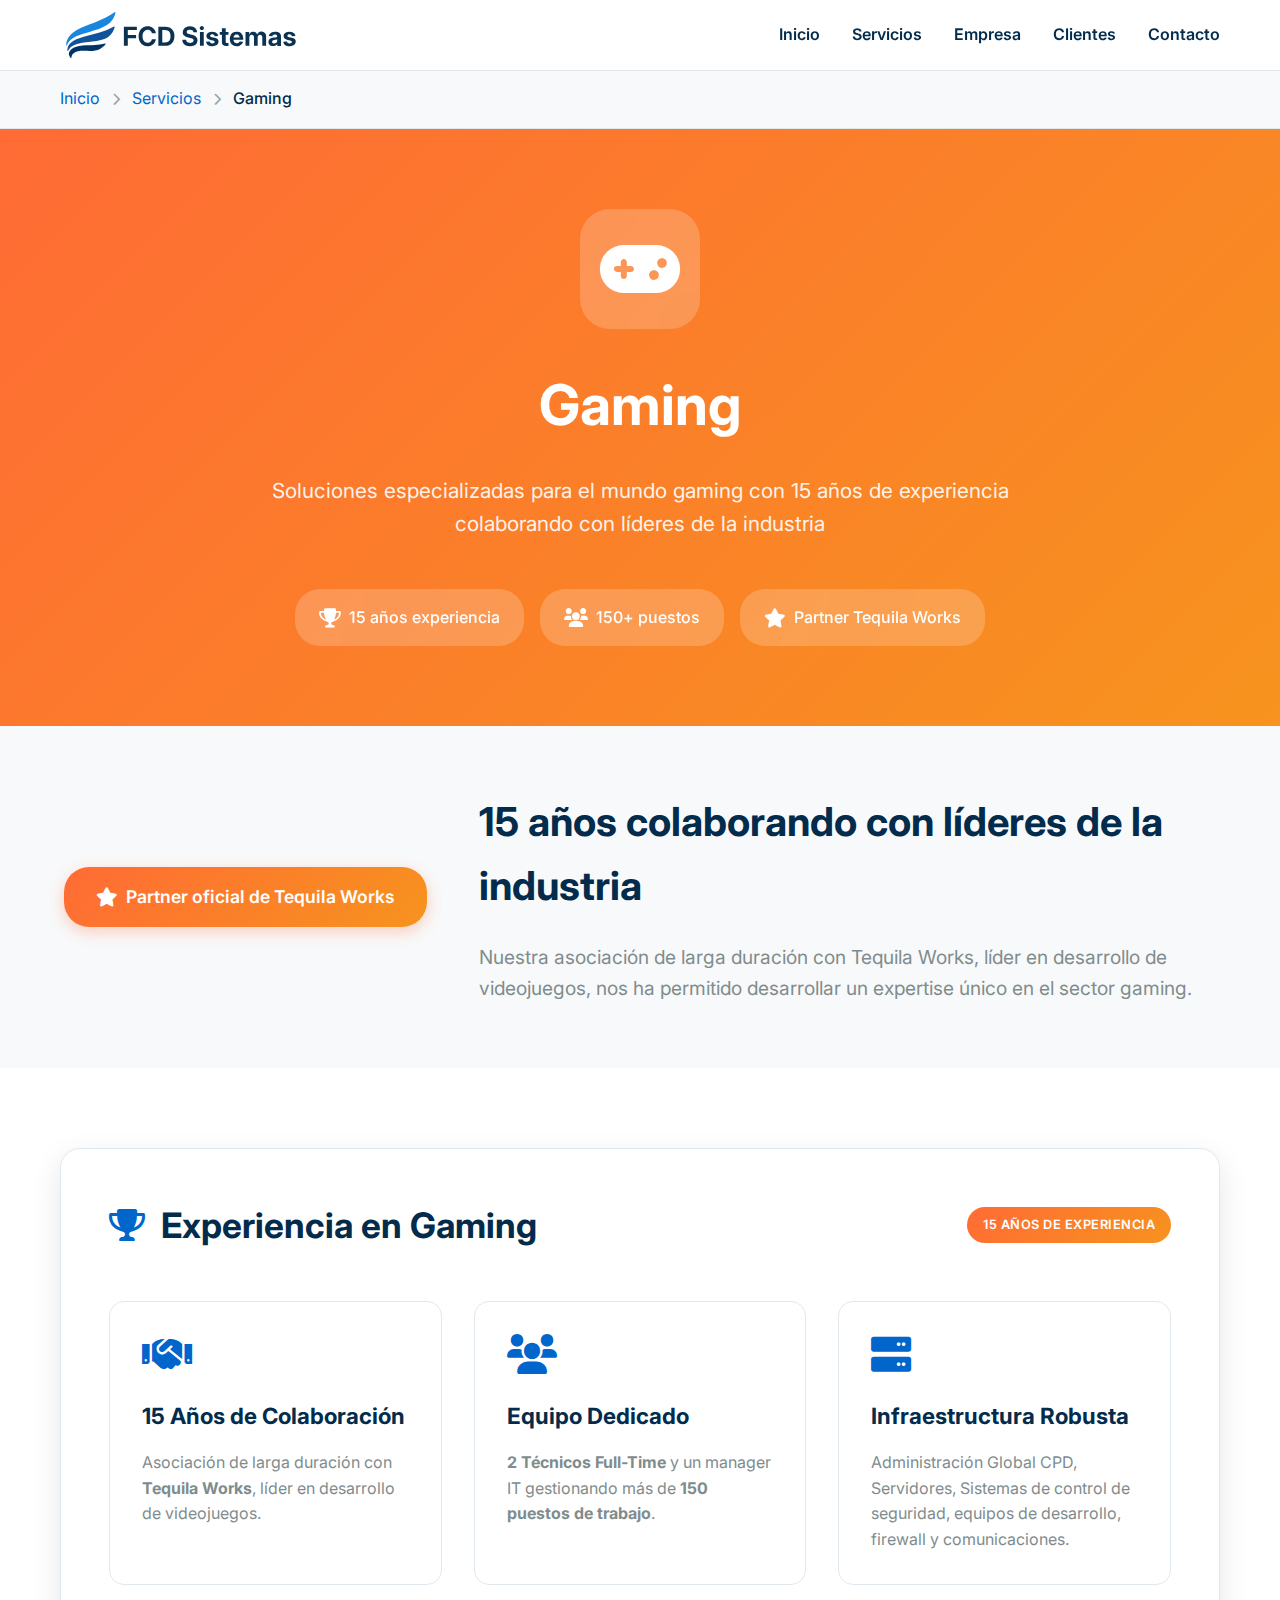
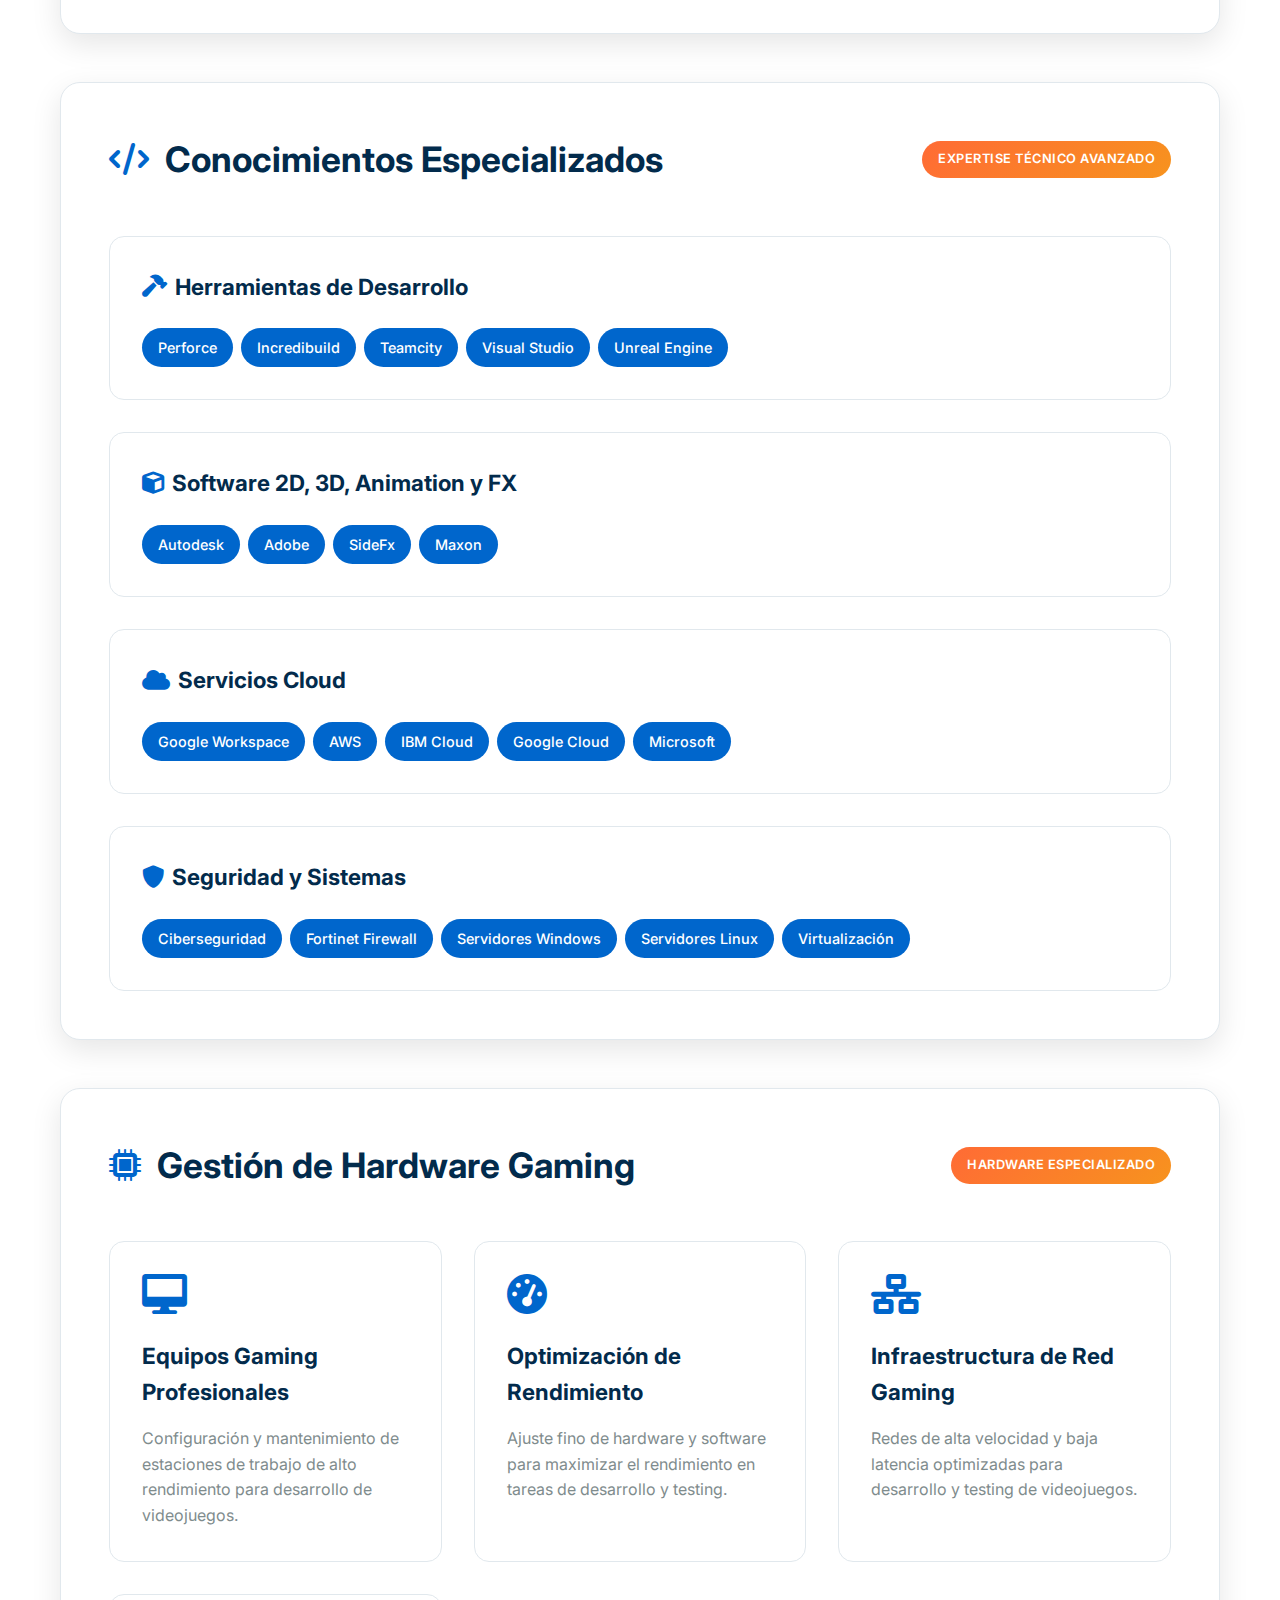
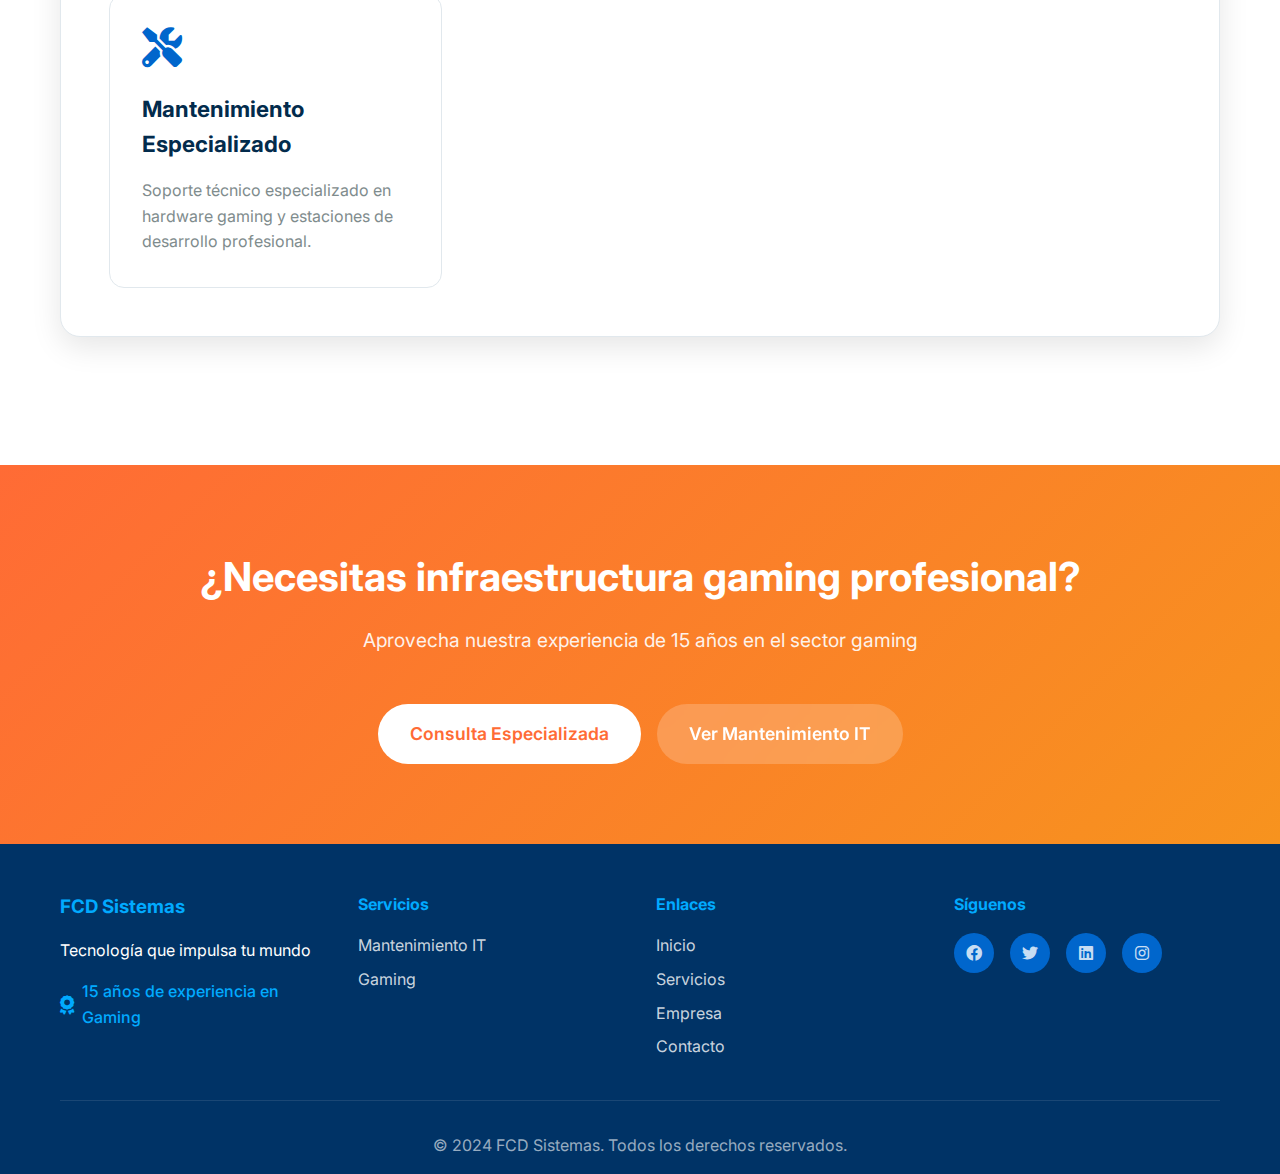
<file: html/gaming.html>
<!DOCTYPE html>
<html lang="es">
  <head>
    <meta charset="UTF-8" />
    <meta name="viewport" content="width=device-width, initial-scale=1.0" />
    <title>Gaming - FCD Sistemas</title>

    <link rel="icon" type="image/svg" href="../img/favicon.svg">

    <link rel="stylesheet" href="../styles/styles.css" />
    <link
      href="https://fonts.googleapis.com/css2?family=Inter:wght@300;400;500;600;700&display=swap"
      rel="stylesheet"
    />
    <link
      rel="stylesheet"
      href="https://cdnjs.cloudflare.com/ajax/libs/font-awesome/6.0.0/css/all.min.css"
    />

    <script defer src="../scripts/script.js"></script>
  </head>
  <body>
    <!-- Navigation -->
    <nav class="navbar" id="navbar">
      <div class="nav-container">
        <div class="nav-logo">
          <a href="../index.html"
            ><img class="logo" src="../img/logo_fcdsistemas-horizontal.svg" alt=""
          /></a>
        </div>
        <div class="nav-menu" id="nav-menu">
          <a href="../index.html" class="nav-link">Inicio</a>
          <a href="../index.html#servicios" class="nav-link">Servicios</a>
          <a href="../index.html#empresa" class="nav-link">Empresa</a>
          <a href="../index.html#clientes" class="nav-link">Clientes</a>
          <a href="../index.html#contacto" class="nav-link">Contacto</a>
        </div>

        <div class="nav-toggle" id="nav-toggle">
          <span class="bar"></span>
          <span class="bar"></span>
          <span class="bar"></span>
        </div>
      </div>
    </nav>

    <!-- Breadcrumb -->
    <div class="breadcrumb">
      <div class="container">
        <a href="../index.html">Inicio</a>
        <i class="fas fa-chevron-right"></i>
        <a href="../index.html#servicios">Servicios</a>
        <i class="fas fa-chevron-right"></i>
        <span>Gaming</span>
      </div>
    </div>

    <!-- Service Hero -->
    <section class="service-hero gaming">
      <div class="container">
        <div class="service-hero-content">
          <div class="service-hero-icon gaming">
            <i class="fas fa-gamepad"></i>
          </div>
          <h1>Gaming</h1>
          <p>
            Soluciones especializadas para el mundo gaming con 15 años de
            experiencia colaborando con líderes de la industria
          </p>
          <div class="service-hero-badges">
            <div class="hero-badge gaming">
              <i class="fas fa-trophy"></i>
              <span>15 años experiencia</span>
            </div>
            <div class="hero-badge gaming">
              <i class="fas fa-users"></i>
              <span>150+ puestos</span>
            </div>
            <div class="hero-badge gaming">
              <i class="fas fa-star"></i>
              <span>Partner Tequila Works</span>
            </div>
          </div>
        </div>
      </div>
    </section>

    <!-- Tequila Works Partnership -->
    <section class="partnership-highlight">
      <div class="container">
        <div class="partnership-content">
          <div class="partnership-logo">
            <div class="tequila-works-badge">
              <i class="fas fa-star"></i>
              <span>Partner oficial de Tequila Works</span>
            </div>
          </div>
          <div class="partnership-info">
            <h2>15 años colaborando con líderes de la industria</h2>
            <p>
              Nuestra asociación de larga duración con Tequila Works, líder en
              desarrollo de videojuegos, nos ha permitido desarrollar un
              expertise único en el sector gaming.
            </p>
          </div>
        </div>
      </div>
    </section>

    <!-- Service Details -->
    <section class="service-details">
      <div class="container">
        <!-- Experiencia en Gaming -->
        <div class="service-subsection">
          <div class="subsection-header">
            <i class="fas fa-trophy"></i>
            <h2>Experiencia en Gaming</h2>
            <span class="highlight-badge gaming">15 AÑOS DE EXPERIENCIA</span>
          </div>
          <div class="subsection-content">
            <div class="feature-grid">
              <div class="feature-item">
                <i class="fas fa-handshake"></i>
                <h3>15 Años de Colaboración</h3>
                <p>
                  Asociación de larga duración con
                  <strong>Tequila Works</strong>, líder en desarrollo de
                  videojuegos.
                </p>
              </div>
              <div class="feature-item">
                <i class="fas fa-users"></i>
                <h3>Equipo Dedicado</h3>
                <p>
                  <strong>2 Técnicos Full-Time</strong> y un manager IT
                  gestionando más de <strong>150 puestos de trabajo</strong>.
                </p>
              </div>
              <div class="feature-item">
                <i class="fas fa-server"></i>
                <h3>Infraestructura Robusta</h3>
                <p>
                  Administración Global CPD, Servidores, Sistemas de control de
                  seguridad, equipos de desarrollo, firewall y comunicaciones.
                </p>
              </div>
            </div>
          </div>
        </div>

        <!-- Conocimientos Especializados -->
        <div class="service-subsection">
          <div class="subsection-header">
            <i class="fas fa-code"></i>
            <h2>Conocimientos Especializados</h2>
            <span class="highlight-badge gaming"
              >EXPERTISE TÉCNICO AVANZADO</span
            >
          </div>
          <div class="subsection-content">
            <div class="tech-categories">
              <div class="tech-category">
                <h3>
                  <i class="fas fa-hammer"></i> Herramientas de Desarrollo
                </h3>
                <div class="tech-tags">
                  <span class="tech-tag">Perforce</span>
                  <span class="tech-tag">Incredibuild</span>
                  <span class="tech-tag">Teamcity</span>
                  <span class="tech-tag">Visual Studio</span>
                  <span class="tech-tag">Unreal Engine</span>
                </div>
              </div>
              <div class="tech-category">
                <h3>
                  <i class="fas fa-cube"></i> Software 2D, 3D, Animation y FX
                </h3>
                <div class="tech-tags">
                  <span class="tech-tag">Autodesk</span>
                  <span class="tech-tag">Adobe</span>
                  <span class="tech-tag">SideFx</span>
                  <span class="tech-tag">Maxon</span>
                </div>
              </div>
              <div class="tech-category">
                <h3><i class="fas fa-cloud"></i> Servicios Cloud</h3>
                <div class="tech-tags">
                  <span class="tech-tag">Google Workspace</span>
                  <span class="tech-tag">AWS</span>
                  <span class="tech-tag">IBM Cloud</span>
                  <span class="tech-tag">Google Cloud</span>
                  <span class="tech-tag">Microsoft</span>
                </div>
              </div>
              <div class="tech-category">
                <h3><i class="fas fa-shield-alt"></i> Seguridad y Sistemas</h3>
                <div class="tech-tags">
                  <span class="tech-tag">Ciberseguridad</span>
                  <span class="tech-tag">Fortinet Firewall</span>
                  <span class="tech-tag">Servidores Windows</span>
                  <span class="tech-tag">Servidores Linux</span>
                  <span class="tech-tag">Virtualización</span>
                </div>
              </div>
            </div>
          </div>
        </div>

        <!-- Gestión de Hardware Gaming -->
        <div class="service-subsection">
          <div class="subsection-header">
            <i class="fas fa-microchip"></i>
            <h2>Gestión de Hardware Gaming</h2>
            <span class="highlight-badge gaming">HARDWARE ESPECIALIZADO</span>
          </div>
          <div class="subsection-content">
            <div class="feature-grid">
              <div class="feature-item">
                <i class="fas fa-desktop"></i>
                <h3>Equipos Gaming Profesionales</h3>
                <p>
                  Configuración y mantenimiento de estaciones de trabajo de alto
                  rendimiento para desarrollo de videojuegos.
                </p>
              </div>
              <div class="feature-item">
                <i class="fas fa-tachometer-alt"></i>
                <h3>Optimización de Rendimiento</h3>
                <p>
                  Ajuste fino de hardware y software para maximizar el
                  rendimiento en tareas de desarrollo y testing.
                </p>
              </div>
              <div class="feature-item">
                <i class="fas fa-network-wired"></i>
                <h3>Infraestructura de Red Gaming</h3>
                <p>
                  Redes de alta velocidad y baja latencia optimizadas para
                  desarrollo y testing de videojuegos.
                </p>
              </div>
              <div class="feature-item">
                <i class="fas fa-tools"></i>
                <h3>Mantenimiento Especializado</h3>
                <p>
                  Soporte técnico especializado en hardware gaming y estaciones
                  de desarrollo profesional.
                </p>
              </div>
            </div>
          </div>
        </div>
      </div>
    </section>

    <!-- CTA Section -->
    <section class="service-cta gaming">
      <div class="container">
        <div class="cta-content">
          <h2>¿Necesitas infraestructura gaming profesional?</h2>
          <p>Aprovecha nuestra experiencia de 15 años en el sector gaming</p>
          <div class="cta-buttons">
            <a href="../index.html#contacto" class="cta-button primary gaming"
              >Consulta Especializada</a
            >
            <a href="mantenimiento.html" class="cta-button secondary"
              >Ver Mantenimiento IT</a
            >
          </div>
        </div>
      </div>
    </section>

    <!-- Footer -->
    <footer class="footer">
      <div class="container">
        <div class="footer-content">
          <div class="footer-section">
            <h3>FCD Sistemas</h3>
            <p>Tecnología que impulsa tu mundo</p>
            <div class="footer-highlight">
              <i class="fas fa-award"></i>
              <span>15 años de experiencia en Gaming</span>
            </div>
          </div>
          <div class="footer-section">
            <h4>Servicios</h4>
            <a href="mantenimiento.html">Mantenimiento IT</a>
            <a href="gaming.html">Gaming</a>
          </div>
          <div class="footer-section">
            <h4>Enlaces</h4>
            <a href="../index.html">Inicio</a>
            <a href="../index.html#servicios">Servicios</a>
            <a href="../index.html#empresa">Empresa</a>
            <a href="../index.html#contacto">Contacto</a>
          </div>
          <div class="footer-section">
            <h4>Síguenos</h4>
            <div class="social-links">
              <a href="#"><i class="fab fa-facebook"></i></a>
              <a href="#"><i class="fab fa-twitter"></i></a>
              <a href="#"><i class="fab fa-linkedin"></i></a>
              <a href="#"><i class="fab fa-instagram"></i></a>
            </div>
          </div>
        </div>
        <div class="footer-bottom">
          <p>&copy; 2024 FCD Sistemas. Todos los derechos reservados.</p>
        </div>
      </div>
    </footer>
  </body>
</html>
</file>
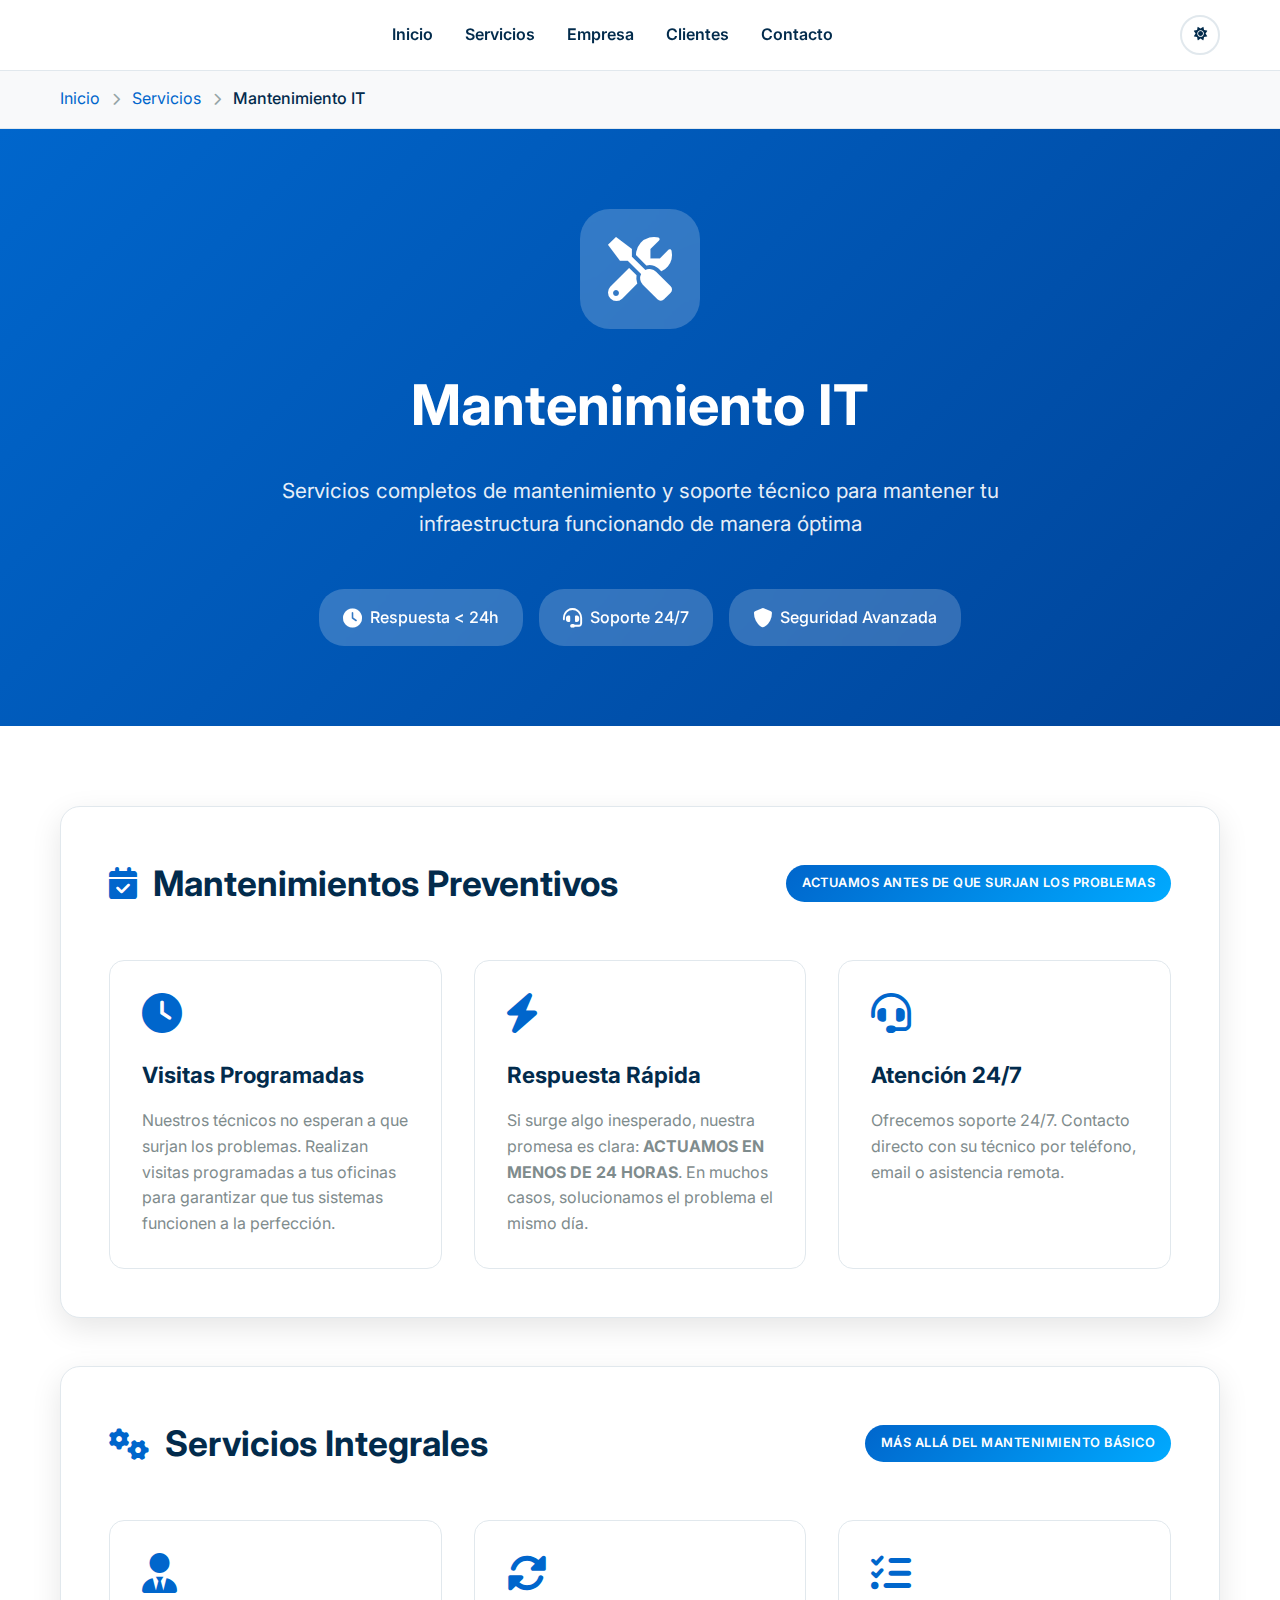
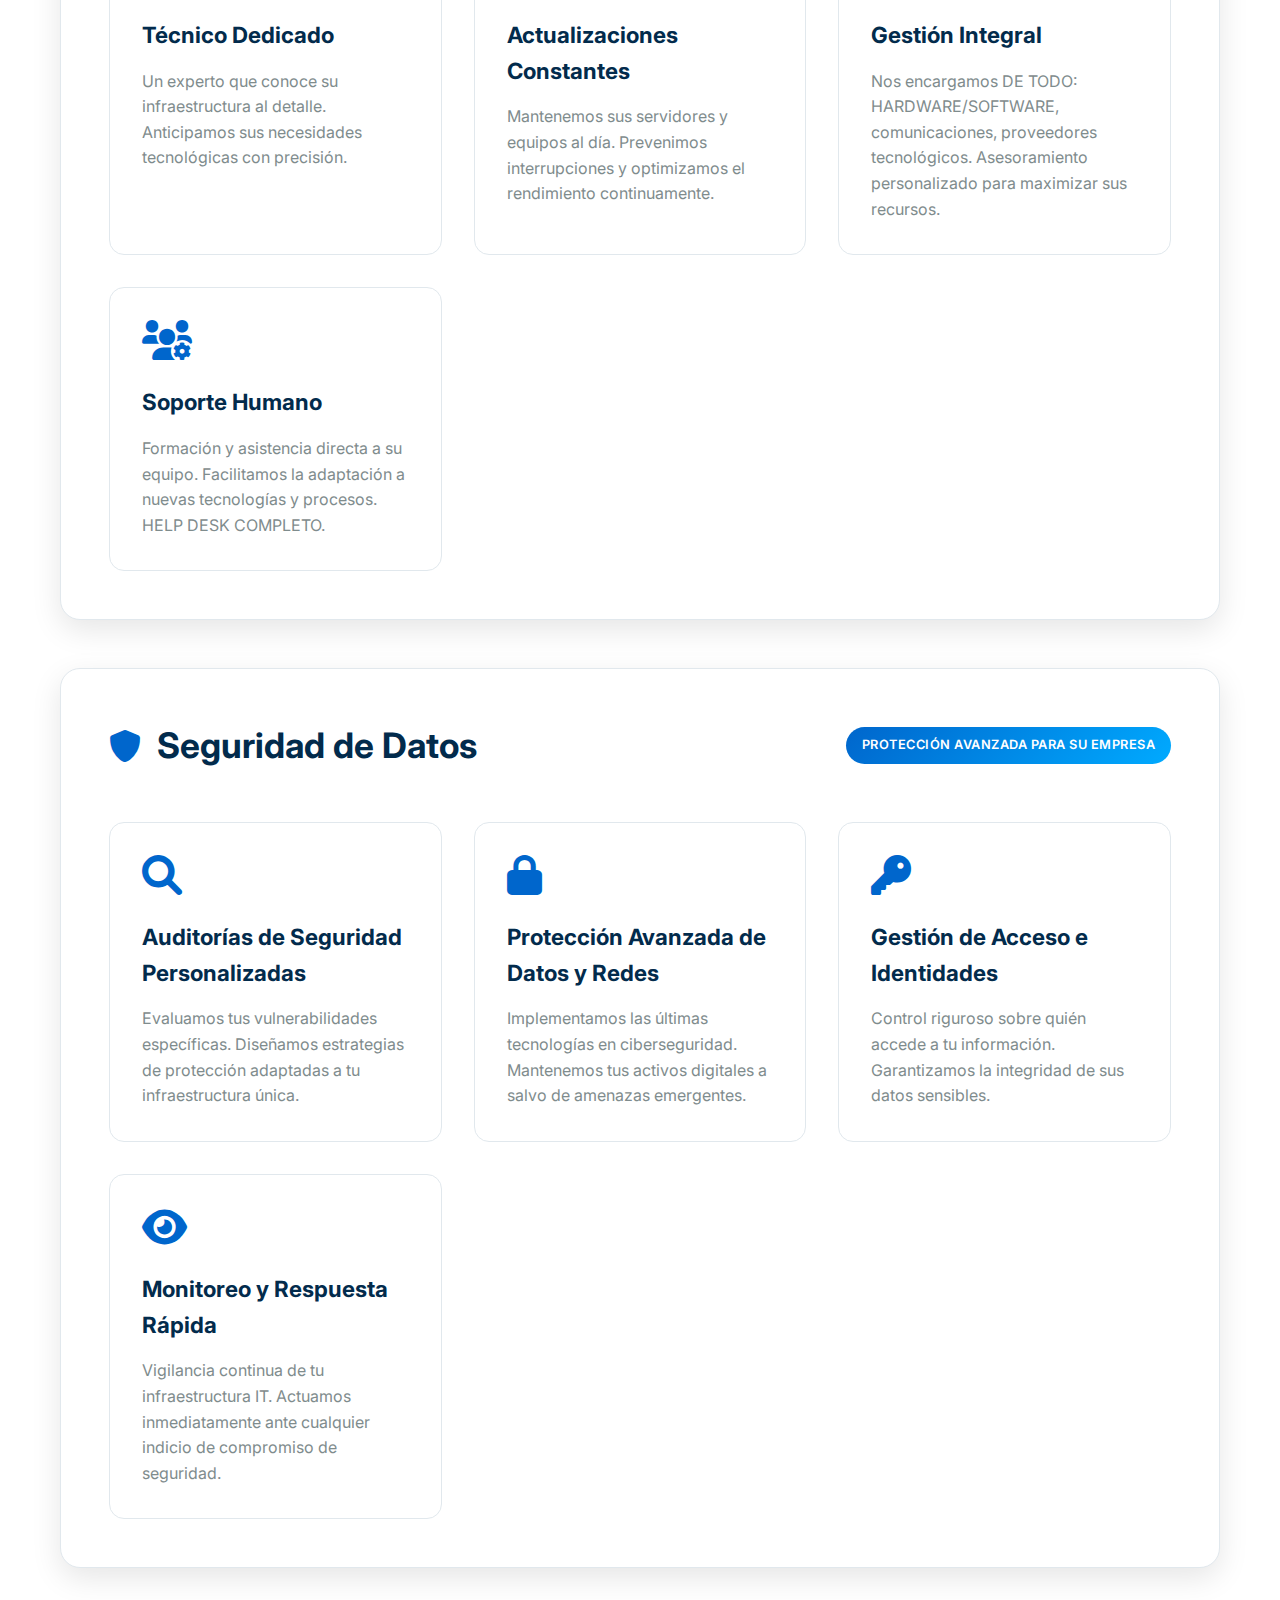
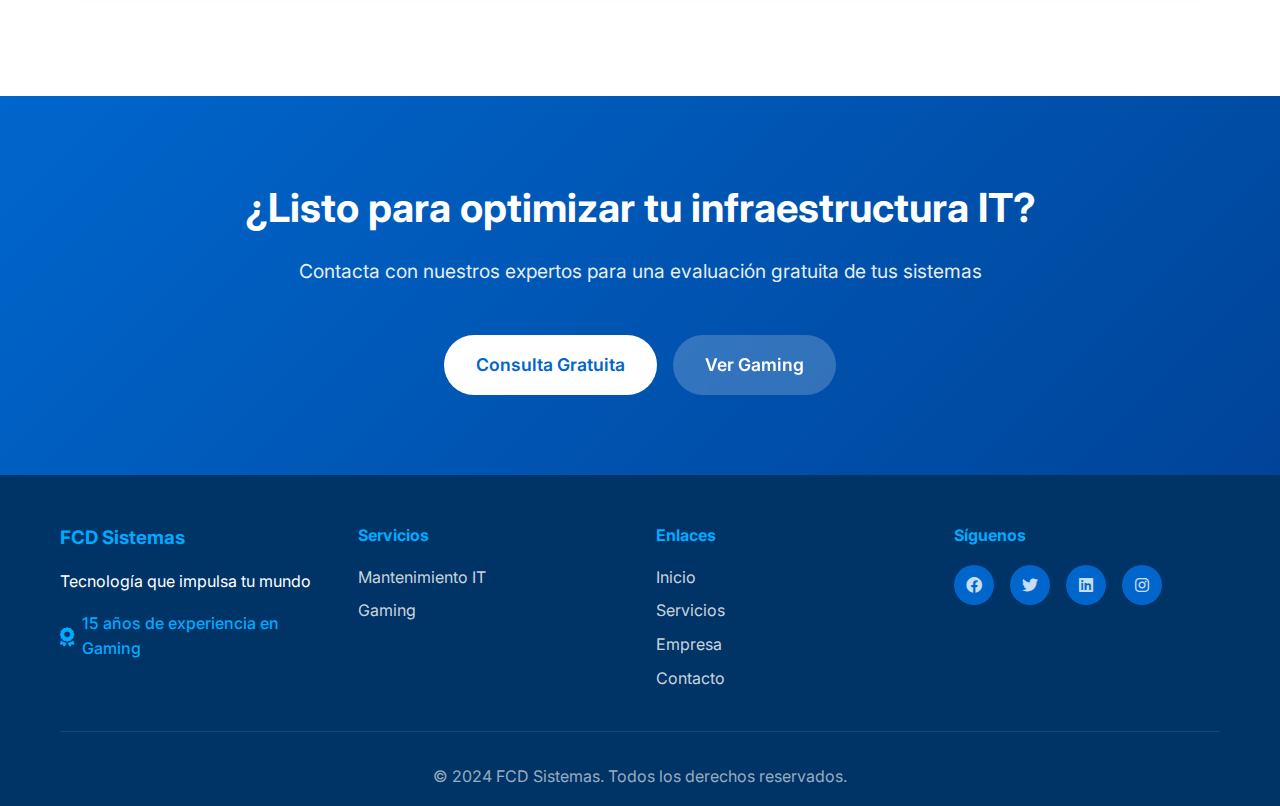
<file: html/mantenimiento.html>
<!DOCTYPE html>
<html lang="es">
  <head>
    <meta charset="UTF-8" />
    <meta name="viewport" content="width=device-width, initial-scale=1.0" />
    <title>Mantenimiento IT - FCD Sistemas</title>

    <link rel="stylesheet" href="../styles/styles.css" />
    <link
      href="https://fonts.googleapis.com/css2?family=Inter:wght@300;400;500;600;700&display=swap"
      rel="stylesheet"
    />
    <link
      rel="stylesheet"
      href="https://cdnjs.cloudflare.com/ajax/libs/font-awesome/6.0.0/css/all.min.css"
    />

    <script defer src="../scripts/script.js"></script>
  </head>
  <body>
    <!-- Navigation -->
    <nav class="navbar" id="navbar">
      <div class="nav-container">
        <div class="nav-logo">
          <a href="../index.html"><h2>FCD Sistemas</h2></a>
        </div>
        <div class="nav-menu" id="nav-menu">
          <a href="../index.html" class="nav-link">Inicio</a>
          <a href="../index.html#servicios" class="nav-link">Servicios</a>
          <a href="../index.html#empresa" class="nav-link">Empresa</a>
          <a href="../index.html#clientes" class="nav-link">Clientes</a>
          <a href="../index.html#contacto" class="nav-link">Contacto</a>
        </div>

        <!-- Theme Switcher -->
        <div class="theme-switcher">
          <button class="theme-btn" id="theme-toggle" title="Cambiar tema">
            <i class="fas fa-sun" id="theme-icon"></i>
          </button>
          <div class="theme-dropdown" id="theme-dropdown">
            <button class="theme-option" data-theme="light">
              <i class="fas fa-sun"></i>
              <span>Claro</span>
            </button>
            <button class="theme-option" data-theme="dark">
              <i class="fas fa-moon"></i>
              <span>Oscuro</span>
            </button>
            <button class="theme-option" data-theme="system">
              <i class="fas fa-desktop"></i>
              <span>Sistema</span>
            </button>
          </div>
        </div>

        <div class="nav-toggle" id="nav-toggle">
          <span class="bar"></span>
          <span class="bar"></span>
          <span class="bar"></span>
        </div>
      </div>
    </nav>

    <!-- Breadcrumb -->
    <div class="breadcrumb">
      <div class="container">
        <a href="../index.html">Inicio</a>
        <i class="fas fa-chevron-right"></i>
        <a href="../index.html#servicios">Servicios</a>
        <i class="fas fa-chevron-right"></i>
        <span>Mantenimiento IT</span>
      </div>
    </div>

    <!-- Service Hero -->
    <section class="service-hero">
      <div class="container">
        <div class="service-hero-content">
          <div class="service-hero-icon">
            <i class="fas fa-tools"></i>
          </div>
          <h1>Mantenimiento IT</h1>
          <p>
            Servicios completos de mantenimiento y soporte técnico para mantener
            tu infraestructura funcionando de manera óptima
          </p>
          <div class="service-hero-badges">
            <div class="hero-badge">
              <i class="fas fa-clock"></i>
              <span>Respuesta < 24h</span>
            </div>
            <div class="hero-badge">
              <i class="fas fa-headset"></i>
              <span>Soporte 24/7</span>
            </div>
            <div class="hero-badge">
              <i class="fas fa-shield-alt"></i>
              <span>Seguridad Avanzada</span>
            </div>
          </div>
        </div>
      </div>
    </section>

    <!-- Service Details -->
    <section class="service-details">
      <div class="container">
        <!-- Mantenimientos Preventivos -->
        <div class="service-subsection">
          <div class="subsection-header">
            <i class="fas fa-calendar-check"></i>
            <h2>Mantenimientos Preventivos</h2>
            <span class="highlight-badge"
              >ACTUAMOS ANTES DE QUE SURJAN LOS PROBLEMAS</span
            >
          </div>
          <div class="subsection-content">
            <div class="feature-grid">
              <div class="feature-item">
                <i class="fas fa-clock"></i>
                <h3>Visitas Programadas</h3>
                <p>
                  Nuestros técnicos no esperan a que surjan los problemas.
                  Realizan visitas programadas a tus oficinas para garantizar
                  que tus sistemas funcionen a la perfección.
                </p>
              </div>
              <div class="feature-item">
                <i class="fas fa-bolt"></i>
                <h3>Respuesta Rápida</h3>
                <p>
                  Si surge algo inesperado, nuestra promesa es clara:
                  <strong>ACTUAMOS EN MENOS DE 24 HORAS</strong>. En muchos
                  casos, solucionamos el problema el mismo día.
                </p>
              </div>
              <div class="feature-item">
                <i class="fas fa-headset"></i>
                <h3>Atención 24/7</h3>
                <p>
                  Ofrecemos soporte 24/7. Contacto directo con su técnico por
                  teléfono, email o asistencia remota.
                </p>
              </div>
            </div>
          </div>
        </div>

        <!-- Servicios Integrales -->
        <div class="service-subsection">
          <div class="subsection-header">
            <i class="fas fa-cogs"></i>
            <h2>Servicios Integrales</h2>
            <span class="highlight-badge"
              >MÁS ALLÁ DEL MANTENIMIENTO BÁSICO</span
            >
          </div>
          <div class="subsection-content">
            <div class="feature-grid">
              <div class="feature-item">
                <i class="fas fa-user-tie"></i>
                <h3>Técnico Dedicado</h3>
                <p>
                  Un experto que conoce su infraestructura al detalle.
                  Anticipamos sus necesidades tecnológicas con precisión.
                </p>
              </div>
              <div class="feature-item">
                <i class="fas fa-sync-alt"></i>
                <h3>Actualizaciones Constantes</h3>
                <p>
                  Mantenemos sus servidores y equipos al día. Prevenimos
                  interrupciones y optimizamos el rendimiento continuamente.
                </p>
              </div>
              <div class="feature-item">
                <i class="fas fa-tasks"></i>
                <h3>Gestión Integral</h3>
                <p>
                  Nos encargamos DE TODO: HARDWARE/SOFTWARE, comunicaciones,
                  proveedores tecnológicos. Asesoramiento personalizado para
                  maximizar sus recursos.
                </p>
              </div>
              <div class="feature-item">
                <i class="fas fa-users-cog"></i>
                <h3>Soporte Humano</h3>
                <p>
                  Formación y asistencia directa a su equipo. Facilitamos la
                  adaptación a nuevas tecnologías y procesos. HELP DESK
                  COMPLETO.
                </p>
              </div>
            </div>
          </div>
        </div>

        <!-- Seguridad de Datos -->
        <div class="service-subsection">
          <div class="subsection-header">
            <i class="fas fa-shield-alt"></i>
            <h2>Seguridad de Datos</h2>
            <span class="highlight-badge"
              >PROTECCIÓN AVANZADA PARA SU EMPRESA</span
            >
          </div>
          <div class="subsection-content">
            <div class="feature-grid">
              <div class="feature-item">
                <i class="fas fa-search"></i>
                <h3>Auditorías de Seguridad Personalizadas</h3>
                <p>
                  Evaluamos tus vulnerabilidades específicas. Diseñamos
                  estrategias de protección adaptadas a tu infraestructura
                  única.
                </p>
              </div>
              <div class="feature-item">
                <i class="fas fa-lock"></i>
                <h3>Protección Avanzada de Datos y Redes</h3>
                <p>
                  Implementamos las últimas tecnologías en ciberseguridad.
                  Mantenemos tus activos digitales a salvo de amenazas
                  emergentes.
                </p>
              </div>
              <div class="feature-item">
                <i class="fas fa-key"></i>
                <h3>Gestión de Acceso e Identidades</h3>
                <p>
                  Control riguroso sobre quién accede a tu información.
                  Garantizamos la integridad de sus datos sensibles.
                </p>
              </div>
              <div class="feature-item">
                <i class="fas fa-eye"></i>
                <h3>Monitoreo y Respuesta Rápida</h3>
                <p>
                  Vigilancia continua de tu infraestructura IT. Actuamos
                  inmediatamente ante cualquier indicio de compromiso de
                  seguridad.
                </p>
              </div>
            </div>
          </div>
        </div>
      </div>
    </section>

    <!-- CTA Section -->
    <section class="service-cta">
      <div class="container">
        <div class="cta-content">
          <h2>¿Listo para optimizar tu infraestructura IT?</h2>
          <p>
            Contacta con nuestros expertos para una evaluación gratuita de tus
            sistemas
          </p>
          <div class="cta-buttons">
            <a href="../index.html#contacto" class="cta-button primary"
              >Consulta Gratuita</a
            >
            <a href="gaming.html" class="cta-button secondary">Ver Gaming</a>
          </div>
        </div>
      </div>
    </section>

    <!-- Footer -->
    <footer class="footer">
      <div class="container">
        <div class="footer-content">
          <div class="footer-section">
            <h3>FCD Sistemas</h3>
            <p>Tecnología que impulsa tu mundo</p>
            <div class="footer-highlight">
              <i class="fas fa-award"></i>
              <span>15 años de experiencia en Gaming</span>
            </div>
          </div>
          <div class="footer-section">
            <h4>Servicios</h4>
            <a href="mantenimiento.html">Mantenimiento IT</a>
            <a href="gaming.html">Gaming</a>
          </div>
          <div class="footer-section">
            <h4>Enlaces</h4>
            <a href="../index.html">Inicio</a>
            <a href="../index.html#servicios">Servicios</a>
            <a href="../index.html#empresa">Empresa</a>
            <a href="../index.html#contacto">Contacto</a>
          </div>
          <div class="footer-section">
            <h4>Síguenos</h4>
            <div class="social-links">
              <a href="#"><i class="fab fa-facebook"></i></a>
              <a href="#"><i class="fab fa-twitter"></i></a>
              <a href="#"><i class="fab fa-linkedin"></i></a>
              <a href="#"><i class="fab fa-instagram"></i></a>
            </div>
          </div>
        </div>
        <div class="footer-bottom">
          <p>&copy; 2024 FCD Sistemas. Todos los derechos reservados.</p>
        </div>
      </div>
    </footer>
  </body>
</html>
</file>
<file: styles/styles.css>
/* Reset and Base Styles */
* {
  margin: 0;
  padding: 0;
  box-sizing: border-box;
  transition: background-color 0.3s ease, color 0.3s ease,
    border-color 0.3s ease;
  box-sizing: border-box;
}

body {
  font-family: 'Inter', sans-serif;
  line-height: 1.6;
  color: var(--text-primary);
  background-color: var(--bg-primary);
  overflow-x: hidden;
  transition: background-color 0.3s ease, color 0.3s ease;
}

html {
  scroll-behavior: smooth;
}

img {
  width: 100%;
}

/* Color Variables - Light Theme */
:root {
  --primary-blue: #0066cc;
  --secondary-blue: #004499;
  --light-blue: #e6f3ff;
  --dark-blue: #003366;
  --accent-blue: #00aaff;
  --color-white: #ffffff;

  /* Light theme colors */
  --bg-primary: #ffffff;
  --bg-secondary: #f8f9fa;
  --bg-tertiary: #ffffff;
  --text-primary: #022b4c;
  --text-secondary: #7f8c8d;
  --text-muted: #95a5a6;
  --border-color: #e1e8ed;
  --shadow-light: rgba(0, 0, 0, 0.1);
  --shadow-medium: rgba(0, 0, 0, 0.15);
  --navbar-bg: rgba(255, 255, 255, 0.95);
  --navbar-bg-scrolled: rgba(255, 255, 255, 0.98);
  --dropdown-bg: #ffffff;
}

/* Dark Theme */
[data-theme='dark'] {
  --bg-primary: #0f172a;
  --bg-secondary: #1e293b;
  --bg-tertiary: #334155;
  --text-primary: #f1f5f9;
  --text-secondary: #cbd5e1;
  --text-muted: #94a3b8;
  --border-color: #334155;
  --shadow-light: rgba(0, 0, 0, 0.3);
  --shadow-medium: rgba(0, 0, 0, 0.4);
  --navbar-bg: rgba(15, 23, 42, 0.95);
  --navbar-bg-scrolled: rgba(15, 23, 42, 0.98);
  --dropdown-bg: #1e293b;
  --light-blue: #1e3a8a;
}

/* System theme detection */
@media (prefers-color-scheme: dark) {
  :root:not([data-theme='light']) {
    --bg-primary: #0f172a;
    --bg-secondary: #1e293b;
    --bg-tertiary: #334155;
    --text-primary: #f1f5f9;
    --text-secondary: #cbd5e1;
    --text-muted: #94a3b8;
    --border-color: #334155;
    --shadow-light: rgba(0, 0, 0, 0.3);
    --shadow-medium: rgba(0, 0, 0, 0.4);
    --navbar-bg: rgba(15, 23, 42, 0.95);
    --navbar-bg-scrolled: rgba(15, 23, 42, 0.98);
    --dropdown-bg: #1e293b;
    --light-blue: #1e3a8a;
  }
}

/* Theme Switcher Styles */
.theme-switcher {
  position: relative;
  margin-left: 1rem;
}

.theme-btn {
  background: none;
  border: 2px solid var(--border-color);
  border-radius: 50%;
  width: 40px;
  height: 40px;
  display: flex;
  align-items: center;
  justify-content: center;
  cursor: pointer;
  color: var(--text-primary);
  transition: all 0.3s ease;
}

.theme-btn:hover {
  border-color: var(--primary-blue);
  color: var(--primary-blue);
  transform: scale(1.05);
}

.theme-dropdown {
  position: absolute;
  top: 100%;
  right: 0;
  background: var(--dropdown-bg);
  border: 1px solid var(--border-color);
  border-radius: 8px;
  padding: 0.5rem 0;
  min-width: 120px;
  box-shadow: 0 8px 32px var(--shadow-light);
  opacity: 0;
  visibility: hidden;
  transform: translateY(-10px);
  transition: all 0.3s ease;
  z-index: 1000;
}

@media (max-width: 768px) {
  .theme-dropdown {
    left: 0;
  }
}

.theme-dropdown.open {
  opacity: 1;
  visibility: visible;
  transform: translateY(0);
}

.theme-option {
  width: 100%;
  background: none;
  border: none;
  padding: 0.75rem 1rem;
  display: flex;
  align-items: center;
  gap: 0.5rem;
  cursor: pointer;
  transition: background-color 0.3s ease, color 0.3s ease;
  font-size: 0.9rem;
}

/* Colores específicos para cada opción de tema */
.theme-option[data-theme='light'] {
  color: #2c3e50; /* Color oscuro para la opción "Claro" */
}

.theme-option[data-theme='dark'] {
  color: #1e293b; /* Color muy oscuro para la opción "Oscuro" */
}

.theme-option[data-theme='system'] {
  color: var(--text-primary); /* Color dinámico para "Sistema" */
}

/* Estados hover para cada opción */
.theme-option[data-theme='light']:hover {
  background-color: #f8f9fa;
  color: var(--primary-blue);
}

.theme-option[data-theme='dark']:hover {
  background-color: #e2e8f0;
  color: var(--primary-blue);
}

.theme-option[data-theme='system']:hover {
  background-color: var(--bg-secondary);
  color: var(--primary-blue);
}

/* Estado activo */
.theme-option.active {
  background-color: var(--primary-blue);
  color: white !important;
}

/* En tema oscuro, ajustar los colores */
[data-theme='dark'] .theme-option[data-theme='light'] {
  color: #f1f5f9; /* Color claro para la opción "Claro" en tema oscuro */
}

[data-theme='dark'] .theme-option[data-theme='dark'] {
  color: #cbd5e1; /* Color medio para la opción "Oscuro" en tema oscuro */
}

[data-theme='dark'] .theme-option[data-theme='light']:hover {
  background-color: #334155;
  color: var(--primary-blue);
}

[data-theme='dark'] .theme-option[data-theme='dark']:hover {
  background-color: #334155;
  color: var(--primary-blue);
}

/* Navigation */
.navbar {
  position: fixed;
  top: 0;
  width: 100%;
  background: var(--navbar-bg);
  backdrop-filter: blur(10px);
  z-index: 1000;
  transition: all 0.3s ease;
  border-bottom: 1px solid var(--border-color);
}

.navbar.scrolled {
  background: var(--navbar-bg-scrolled);
  box-shadow: 0 2px 20px var(--shadow-light);
}

.nav-container {
  max-width: 1200px;
  margin: 0 auto;
  padding: 0 20px;
  display: flex;
  justify-content: space-between;
  align-items: center;
  height: 70px;
}

.logo {
  width: 80%;
}

@media (max-width: 768px) {
  .logo {
    width: 55%;
  }
}

.nav-menu {
  display: flex;
  align-items: center;
  gap: 2rem;
}

.nav-link {
  text-decoration: none;
  color: var(--text-primary);
  font-weight: 600;
  transition: color 0.3s ease;
  display: flex;
  align-items: center;
  gap: 0.5rem;
}

.nav-link:hover {
  color: var(--primary-blue);
}

.nav-dropdown {
  position: relative;
}

.dropdown-content {
  position: absolute;
  top: 100%;
  left: 0;
  background: var(--dropdown-bg);
  min-width: 200px;
  box-shadow: 0 8px 32px var(--shadow-light);
  border-radius: 8px;
  padding: 1rem 0;
  opacity: 0;
  visibility: hidden;
  transform: translateY(-10px);
  transition: all 0.3s ease;
  border: 1px solid var(--border-color);
}

.nav-dropdown:hover .dropdown-content {
  opacity: 1;
  visibility: visible;
  transform: translateY(0);
}

.dropdown-content a {
  display: block;
  padding: 0.5rem 1rem;
  color: var(--text-primary);
  text-decoration: none;
  transition: background 0.3s ease;
}

.dropdown-content a:hover {
  background: var(--bg-secondary);
  color: var(--primary-blue);
}

.nav-toggle {
  display: none;
  flex-direction: column;
  cursor: pointer;
}

.bar {
  width: 25px;
  height: 3px;
  background: var(--text-primary);
  margin: 3px 0;
  transition: 0.3s;
  border-radius: 2px;
}

.bar:nth-child(1) {
  background-color: #1986e0;
}

.bar:nth-child(2) {
  background-color: #10539b;
}

/* Hero Section */
.hero {
  height: 100dvh;
  position: relative;
  display: flex;
  align-items: center;
  justify-content: center;
  text-align: center;
  color: white;
  overflow: hidden;
}

.hero-background {
  position: absolute;
  top: 0;
  left: 0;
  width: 100%;
  height: 100%;
  background-image: linear-gradient(rgb(9 38 67 / 75%), rgb(7 64 120 / 56%)),
    url(../img/sala-de-servidores-de-renderizado-3d-o-centro-de-datos.jpg);
  background-size: cover;
  background-position: center;
  background-repeat: no-repeat;
  z-index: -2;
}

@keyframes gridMove {
  0% {
    transform: translate(0, 0);
  }
  100% {
    transform: translate(50px, 50px);
  }
}

.hero-content {
  max-width: 800px;
  padding: 0 20px;
  z-index: 1;
  display: flex;
  flex-direction: column;
  align-items: center;
}

.hero-content-img {
  width: 45%;
}

@media (max-width: 768px) {
  .hero-content-img {
    width: 80%;
  }
}

.hero-title {
  font-size: 4rem;
  font-weight: 700;
  margin-bottom: 1rem;
  animation: fadeInUp 1s ease;
}

.hero-subtitle {
  font-size: 1.2rem;
  max-width: 50ch;
  margin-bottom: 1rem;
  /* animation: fadeInUp 1s ease 0.2s both; */
  opacity: 0;
  transition: opacity 0.7s;
}

.hero-description {
  font-size: 1.1rem;
  margin-bottom: 2rem;
  opacity: 0.9;
  animation: fadeInUp 1s ease 0.4s both;
}

.cta-button {
  background: #607d8b;
  color: white;
  border: none;
  padding: 1rem 2rem;
  font-size: 1.1rem;
  font-weight: 600;
  border-radius: 50px;
  cursor: pointer;
  transition: all 0.3s ease;
  animation: fadeInUp 1s ease 0.6s both;
}

.cta-button:hover {
  background: white;
  color: var(--text-primary);
  transform: translateY(-2px);
  box-shadow: 0 10px 30px rgba(0, 0, 0, 0.2);
}

.hero-scroll {
  position: absolute;
  bottom: 2rem;
  left: 50%;
  transform: translateX(-50%);
  animation: bounce 2s infinite;
  color: white;
}

@keyframes bounce {
  0%,
  20%,
  50%,
  80%,
  100% {
    transform: translateX(-50%) translateY(0);
  }
  40% {
    transform: translateX(-50%) translateY(-10px);
  }
  60% {
    transform: translateX(-50%) translateY(-5px);
  }
}

@keyframes fadeInUp {
  from {
    opacity: 0;
    transform: translateY(30px);
  }
  to {
    opacity: 1;
    transform: translateY(0);
  }
}

/* Sections */
.section {
  padding: 5rem 0;
  background-color: var(--bg-primary);
}

.alt-bg {
  background: var(--bg-secondary);
}

.container {
  max-width: 1200px;
  margin: 0 auto;
  padding: 0 20px;
}

.section-title {
  text-align: center;
  font-size: 2.5rem;
  font-weight: 700;
  color: var(--text-primary);
  margin-bottom: 3rem;
  position: relative;
}

.section-title::after {
  content: '';
  position: absolute;
  bottom: -10px;
  left: 50%;
  transform: translateX(-50%);
  width: 60px;
  height: 4px;
  background: var(--primary-blue);
  border-radius: 2px;
}

/* Content Grid */
.content-grid {
  display: grid;
  grid-template-columns: 1fr 1fr;
  gap: 4rem;
  align-items: center;
  margin-bottom: 4rem;
  grid-template-areas: 'text image';
}

.content-grid.reverse {
  grid-template-areas: 'image text';
}

.content-text {
  grid-area: text;
}

.content-image {
  grid-area: image;
}

.content-text h3 {
  font-size: 2rem;
  color: var(--text-primary);
  margin-bottom: 1rem;
}

.content-text p {
  color: var(--text-secondary);
  margin-bottom: 1rem;
  font-size: 1.1rem;
}

.tech-card {
  background: linear-gradient(135deg, var(--primary-blue), var(--accent-blue));
  padding: 3rem;
  border-radius: 20px;
  text-align: center;
  color: white;
  box-shadow: 0 20px 40px rgba(0, 102, 204, 0.2);
  transition: transform 0.3s ease;
}

.tech-card:hover {
  transform: translateY(-10px);
}

/* Services */
.services-grid {
  display: grid;
  grid-template-columns: repeat(auto-fit, minmax(400px, 1fr));
  gap: 2rem;
}

.service-card {
  background: var(--bg-tertiary);
  padding: 2rem;
  border-radius: 15px;
  box-shadow: 0 10px 30px var(--shadow-light);
  transition: all 0.3s ease;
  border-top: 4px solid var(--primary-blue);
}

.service-card:hover {
  transform: translateY(-5px);
  box-shadow: 0 20px 40px var(--shadow-medium);
}

.service-icon {
  width: 80px;
  height: 80px;
  background: linear-gradient(135deg, var(--primary-blue), var(--accent-blue));
  border-radius: 50%;
  display: flex;
  align-items: center;
  justify-content: center;
  margin-bottom: 1.5rem;
  color: white;
  font-size: 2rem;
}

.service-card h3 {
  font-size: 1.5rem;
  color: var(--text-primary);
  margin-bottom: 1rem;
}

.service-card p {
  color: var(--text-secondary);
  margin-bottom: 1.5rem;
}

.service-card ul {
  list-style: none;
}

.service-card li {
  padding: 0.5rem 0;
  color: var(--text-secondary);
  position: relative;
  padding-left: 1.5rem;
}

.service-card li::before {
  content: '✓';
  position: absolute;
  left: 0;
  color: var(--primary-blue);
  font-weight: bold;
}

/* Clients */
.clients-grid {
  display: grid;
  grid-template-columns: repeat(auto-fit, minmax(300px, 1fr));
  gap: 2rem;
}

.client-testimonial {
  background: var(--bg-tertiary);
  padding: 2rem;
  border-radius: 15px;
  box-shadow: 0 10px 30px var(--shadow-light);
  transition: transform 0.3s ease;
  display: flex;
}

.client-testimonial:hover {
  transform: translateY(-5px);
}

.testimonial-content {
  display: flex;
  flex-direction: column;
  justify-content: space-between;
}

.testimonial-content p {
  font-style: italic;
  color: var(--text-secondary);
  margin-bottom: 1.5rem;
  font-size: 1.1rem;
}

.testimonial-author strong {
  color: var(--text-primary);
  display: block;
}

.testimonial-author span {
  color: var(--primary-blue);
  font-size: 0.9rem;
}

/* Contact */
.contact-grid {
  display: grid;
  grid-template-columns: 1fr 1fr;
  gap: 4rem;
}

.form-group {
  margin-bottom: 1.5rem;
}

.form-group label {
  display: block;
  margin-bottom: 0.5rem;
  color: var(--text-primary);
  font-weight: 500;
}

.form-group input,
.form-group textarea {
  width: 100%;
  padding: 1rem;
  border: 2px solid var(--border-color);
  border-radius: 8px;
  font-size: 1rem;
  transition: border-color 0.3s ease;
  font-family: inherit;
  background-color: var(--bg-tertiary);
  color: var(--text-primary);
}

.form-group input:focus,
.form-group textarea:focus {
  outline: none;
  border-color: var(--primary-blue);
}

.submit-button {
  background: var(--primary-blue);
  color: white;
  border: none;
  padding: 1rem 2rem;
  font-size: 1rem;
  font-weight: 600;
  border-radius: 8px;
  cursor: pointer;
  transition: all 0.3s ease;
  width: 100%;
}

.submit-button:hover {
  background: var(--secondary-blue);
  transform: translateY(-2px);
}

.contact-info {
  display: flex;
  flex-direction: column;
  gap: 2rem;
}

.info-item {
  display: flex;
  align-items: center;
  gap: 1rem;
}

.info-item i {
  color: var(--primary-blue);
  font-size: 1.5rem;
  margin-top: 0.25rem;
}

.info-item h4 {
  color: var(--text-primary);
}

.info-item p {
  color: var(--text-secondary);
}

.info-item div {
  display: flex;
  align-items: center;
  width: 100%;
  gap: 10px;
}

.map-placeholder {
  background: var(--bg-secondary);
  padding: 3rem;
  border-radius: 15px;
  text-align: center;
  color: var(--primary-blue);
  margin-top: 2rem;
  border: 1px solid var(--border-color);
}

/* Footer */
.footer {
  background: var(--dark-blue);
  color: white;
  padding: 3rem 0 1rem;
}

.footer-content {
  display: grid;
  grid-template-columns: repeat(auto-fit, minmax(250px, 1fr));
  gap: 2rem;
  margin-bottom: 2rem;
}

.footer-section h3,
.footer-section h4 {
  margin-bottom: 1rem;
  color: var(--accent-blue);
}

.footer-section a {
  color: rgba(255, 255, 255, 0.8);
  text-decoration: none;
  display: block;
  margin-bottom: 0.5rem;
  transition: color 0.3s ease;
}

.footer-section a:hover {
  transform: translateY(-2px);
  background-color: var(--accent-blue);
}

.social-links {
  display: flex;
  gap: 1rem;
}

.social-links a {
  width: 40px;
  height: 40px;
  background: var(--primary-blue);
  border-radius: 50%;
  display: flex;
  align-items: center;
  justify-content: center;
  transition: all 0.3s ease;
}

.footer-bottom {
  text-align: center;
  padding-top: 2rem;
  border-top: 1px solid rgba(255, 255, 255, 0.1);
  color: rgba(255, 255, 255, 0.6);
}

/* Responsive Design */
@media (max-width: 768px) {
  .nav-menu {
    position: fixed;
    left: -100%;
    top: 70px;
    flex-direction: column;
    background-color: var(--bg-primary);
    width: 100%;
    text-align: center;
    transition: 0.3s;
    box-shadow: 0 10px 27px var(--shadow-light);
    padding: 2rem 0;
    height: 100dvh;
  }

  .nav-menu.active {
    left: 0;
  }

  .nav-toggle {
    display: flex;
  }

  .nav-toggle.active .bar:nth-child(2) {
    opacity: 0;
  }

  .nav-toggle.active .bar:nth-child(1) {
    transform: translateY(9px) rotate(45deg);
  }

  .nav-toggle.active .bar:nth-child(3) {
    transform: translateY(-8px) rotate(-45deg);
  }

  .dropdown-content {
    position: static;
    opacity: 1;
    visibility: visible;
    transform: none;
    box-shadow: none;
    background: var(--bg-secondary);
    margin-top: 1rem;
  }

  .theme-switcher {
    order: -1;
    margin-left: 0;
    margin-right: 1rem;
  }

  .hero-title {
    font-size: 2.5rem;
  }

  .hero-subtitle {
    font-size: 1.2rem;
  }

  .content-grid {
    grid-template-columns: 1fr;
    grid-template-areas:
      'text'
      'image';
  }

  .content-grid.reverse {
    grid-template-areas:
      'text'
      'image';
  }

  .services-grid {
    grid-template-columns: 1fr;
  }

  .contact-grid {
    grid-template-columns: 1fr;
    gap: 2rem;
  }

  .section {
    padding: 3rem 0;
  }

  .section-title {
    font-size: 2rem;
  }
}

@media (max-width: 480px) {
  .hero-title {
    font-size: 2rem;
  }

  .hero-subtitle {
    font-size: 1rem;
  }

  .container {
    padding: 0 15px;
  }

  .service-card,
  .client-testimonial {
    padding: 1.5rem;
  }

  .theme-btn {
    width: 35px;
    height: 35px;
  }
}

/* Smooth animations for scroll */
.fade-in {
  opacity: 0;
  transform: translateY(30px);
  transition: all 0.6s ease;
}

.fade-in.visible {
  opacity: 1;
  transform: translateY(0);
}

/* Estilos específicos para servicios detallados */

.section-subtitle {
  text-align: center;
  font-size: 1.2rem;
  color: var(--text-secondary);
  margin-bottom: 4rem;
  max-width: 800px;
  margin-left: auto;
  margin-right: auto;
}

/* Service Section */
.service-section {
  margin-bottom: 5rem;
  background: var(--bg-tertiary);
  border-radius: 20px;
  padding: 3rem;
  box-shadow: 0 15px 35px var(--shadow-light);
  border: 1px solid var(--border-color);
}

.service-header {
  display: flex;
  align-items: center;
  gap: 2rem;
  margin-bottom: 3rem;
  padding-bottom: 2rem;
  border-bottom: 2px solid var(--border-color);
}

.service-main-icon {
  width: 100px;
  height: 100px;
  background: linear-gradient(135deg, var(--primary-blue), var(--accent-blue));
  border-radius: 20px;
  display: flex;
  align-items: center;
  justify-content: center;
  color: white;
  font-size: 3rem;
  flex-shrink: 0;
  box-shadow: 0 10px 30px rgba(0, 102, 204, 0.3);
}

.service-main-icon.gaming {
  background: linear-gradient(135deg, #ff6b35, #f7931e);
  box-shadow: 0 10px 30px rgba(255, 107, 53, 0.3);
}

.service-header-content h3 {
  font-size: 2.5rem;
  color: var(--text-primary);
  margin-bottom: 1rem;
}

.service-header-content p {
  font-size: 1.2rem;
  color: var(--text-secondary);
  line-height: 1.6;
}

/* Service Subsections */
.service-subsections {
  display: flex;
  flex-direction: column;
  gap: 3rem;
}

.service-subsection {
  background: var(--bg-primary);
  border-radius: 15px;
  padding: 2.5rem;
  border: 1px solid var(--border-color);
  transition: all 0.3s ease;
}

.service-subsection:hover {
  transform: translateY(-3px);
  box-shadow: 0 15px 35px var(--shadow-medium);
}

.subsection-header {
  display: flex;
  align-items: center;
  gap: 1rem;
  margin-bottom: 2rem;
  flex-wrap: wrap;
}

.subsection-header i {
  font-size: 1.8rem;
  color: var(--primary-blue);
}

.subsection-header h4 {
  font-size: 1.8rem;
  color: var(--text-primary);
  margin: 0;
}

.highlight-badge {
  background: linear-gradient(135deg, var(--primary-blue), var(--accent-blue));
  color: white;
  padding: 0.5rem 1rem;
  border-radius: 20px;
  font-size: 0.8rem;
  font-weight: 600;
  text-transform: uppercase;
  letter-spacing: 0.5px;
  margin-left: auto;
}

.highlight-badge.gaming {
  background: linear-gradient(135deg, #ff6b35, #f7931e);
}

/* Feature Grid */
.feature-grid {
  display: grid;
  grid-template-columns: repeat(auto-fit, minmax(300px, 1fr));
  gap: 2rem;
}

.feature-item {
  background: var(--bg-secondary);
  padding: 2rem;
  border-radius: 12px;
  border: 1px solid var(--border-color);
  transition: all 0.3s ease;
}

.feature-item:hover {
  transform: translateY(-2px);
  box-shadow: 0 10px 25px var(--shadow-light);
}

.feature-item i {
  font-size: 2rem;
  color: var(--primary-blue);
  margin-bottom: 1rem;
}

.feature-item h5 {
  font-size: 1.3rem;
  color: var(--text-primary);
  margin-bottom: 1rem;
}

.feature-item p {
  color: var(--text-secondary);
  line-height: 1.6;
}

/* Gaming Specific Styles */
.gaming-highlight {
  margin-bottom: 2rem;
}

.tequila-works-badge {
  display: inline-flex;
  align-items: center;
  gap: 0.5rem;
  background: linear-gradient(135deg, #ff6b35, #f7931e);
  color: white;
  padding: 1rem 2rem;
  border-radius: 25px;
  font-weight: 600;
  font-size: 1.1rem;
  box-shadow: 0 5px 15px rgba(255, 107, 53, 0.3);
}

.tequila-works-badge i {
  font-size: 1.2rem;
}

/* Tech Categories */
.tech-categories {
  display: flex;
  flex-direction: column;
  gap: 2rem;
}

.tech-category {
  background: var(--bg-secondary);
  padding: 2rem;
  border-radius: 12px;
  border: 1px solid var(--border-color);
}

.tech-category h5 {
  display: flex;
  align-items: center;
  gap: 0.5rem;
  font-size: 1.3rem;
  color: var(--text-primary);
  margin-bottom: 1rem;
}

.tech-category h5 i {
  color: var(--primary-blue);
}

.tech-tags {
  display: flex;
  flex-wrap: wrap;
  gap: 0.5rem;
}

.tech-tag {
  background: var(--primary-blue);
  color: white;
  padding: 0.5rem 1rem;
  border-radius: 20px;
  font-size: 0.9rem;
  font-weight: 500;
  transition: all 0.3s ease;
}

.tech-tag:hover {
  background: var(--accent-blue);
  transform: translateY(-1px);
}

/* Featured Client */
.featured-client {
  display: grid;
  grid-template-columns: 1fr 2fr;
  gap: 3rem;
  align-items: center;
  background: var(--bg-tertiary);
  padding: 3rem;
  border-radius: 20px;
  margin-bottom: 3rem;
  border: 1px solid var(--border-color);
  box-shadow: 0 15px 35px var(--shadow-light);
}

.client-logo-section {
  text-align: center;
}

.client-logo-placeholder {
  background: linear-gradient(135deg, #ff6b35, #f7931e);
  color: white;
  padding: 3rem;
  border-radius: 20px;
  box-shadow: 0 10px 30px rgba(255, 107, 53, 0.3);
}

.client-logo-placeholder h3 {
  margin-top: 1rem;
  font-size: 1.5rem;
}

.client-info h4 {
  font-size: 1.8rem;
  color: var(--text-primary);
  margin-bottom: 1rem;
}

.client-info p {
  font-size: 1.1rem;
  color: var(--text-secondary);
  line-height: 1.6;
  margin-bottom: 2rem;
}

.client-stats {
  display: flex;
  gap: 2rem;
}

.stat {
  text-align: center;
}

.stat-number {
  display: block;
  font-size: 2rem;
  font-weight: 700;
  color: var(--primary-blue);
}

.stat-label {
  font-size: 0.9rem;
  color: var(--text-secondary);
}

/* Contact Form Enhancements */
.form-group select {
  width: 100%;
  padding: 1rem;
  border: 2px solid var(--border-color);
  border-radius: 8px;
  font-size: 1rem;
  transition: border-color 0.3s ease;
  font-family: inherit;
  background-color: var(--bg-tertiary);
  color: var(--text-primary);
}

.form-group select:focus {
  outline: none;
  border-color: var(--primary-blue);
}

.response-guarantee {
  background: var(--bg-secondary);
  padding: 2rem;
  border-radius: 15px;
  text-align: center;
  border: 2px solid var(--primary-blue);
  margin-top: 2rem;
}

.response-guarantee i {
  font-size: 2rem;
  color: var(--primary-blue);
  margin-bottom: 1rem;
}

.response-guarantee h4 {
  color: var(--text-primary);
  margin-bottom: 0.5rem;
}

.response-guarantee p {
  color: var(--text-secondary);
}

.response-guarantee strong {
  color: var(--primary-blue);
  font-size: 1.2rem;
}

/* Footer Enhancements */
.footer-highlight {
  display: flex;
  align-items: center;
  gap: 0.5rem;
  margin-top: 1rem;
  color: var(--accent-blue);
  font-weight: 500;
}

.footer-highlight i {
  font-size: 1.2rem;
}

/* Responsive Design */
@media (max-width: 768px) {
  .service-header {
    flex-direction: column;
    text-align: center;
    gap: 1.5rem;
  }

  .service-main-icon {
    width: 80px;
    height: 80px;
    font-size: 2.5rem;
  }

  .service-header-content h3 {
    font-size: 2rem;
  }

  .subsection-header {
    flex-direction: column;
    align-items: flex-start;
    gap: 1rem;
  }

  .highlight-badge {
    margin-left: 0;
    align-self: flex-start;
  }

  .feature-grid {
    grid-template-columns: 1fr;
    gap: 1.5rem;
  }

  .tech-categories {
    gap: 1.5rem;
  }

  .featured-client {
    grid-template-columns: 1fr;
    gap: 2rem;
    text-align: center;
  }

  .client-stats {
    justify-content: center;
    gap: 1.5rem;
  }

  .service-section {
    padding: 2rem;
  }
}

@media (max-width: 480px) {
  .service-section {
    padding: 1.5rem;
  }

  .service-subsection {
    padding: 1.5rem;
  }

  .subsection-header h4 {
    font-size: 1.5rem;
  }

  .highlight-badge {
    font-size: 0.7rem;
    padding: 0.4rem 0.8rem;
  }

  .tech-tags {
    gap: 0.3rem;
  }

  .tech-tag {
    font-size: 0.8rem;
    padding: 0.4rem 0.8rem;
  }

  .client-stats {
    flex-direction: column;
    gap: 1rem;
  }
}

/* Animaciones adicionales */
@keyframes slideInUp {
  from {
    opacity: 0;
    transform: translateY(30px);
  }
  to {
    opacity: 1;
    transform: translateY(0);
  }
}

.service-subsection {
  animation: slideInUp 0.6s ease forwards;
}

.service-subsection:nth-child(2) {
  animation-delay: 0.2s;
}

.service-subsection:nth-child(3) {
  animation-delay: 0.4s;
}

/* Efectos hover mejorados */
.tequila-works-badge:hover {
  transform: translateY(-2px);
  box-shadow: 0 8px 25px rgba(255, 107, 53, 0.4);
}

.tech-category:hover {
  transform: translateY(-2px);
  box-shadow: 0 10px 25px var(--shadow-light);
}

/* Estilos para servicios overview en index */
.services-overview {
  display: grid;
  grid-template-columns: repeat(auto-fit, minmax(500px, 1fr));
  gap: 3rem;
  margin-bottom: 4rem;
}

.service-overview-card {
  border-radius: 20px;
  padding: 3rem;
  box-shadow: 0 15px 35px var(--shadow-light);
  border: 1px solid var(--border-color);
  transition: all 0.3s ease;
  position: relative;
  overflow: hidden;
}

.service-overview-card.maintain {
  background-color: #d4d4d4;
}

.service-overview-card.gaming {
  background-color: #003366;
}

.service-overview-card::before {
  content: '';
  position: absolute;
  top: 0;
  left: -100%;
  width: 100%;
  height: 100%;
  background: linear-gradient(
    90deg,
    transparent,
    rgba(255, 255, 255, 0.292),
    transparent
  );
  transition: left 0.5s ease;
}

.service-overview-card:hover::before {
  left: 100%;
}

.service-overview-card:hover {
  transform: translateY(-5px);
  box-shadow: 0 25px 50px var(--shadow-medium);
}

.service-overview-header {
  display: flex;
  align-items: center;
  gap: 2rem;
  margin-bottom: 2rem;
}

.service-overview-icon {
  width: 80px;
  height: 80px;

  border-radius: 20px;
  display: flex;
  align-items: center;
  justify-content: center;
  color: white;
  font-size: 2.5rem;
  flex-shrink: 0;
}

.service-overview-icon.maintain {
  background: #454545;
}

.service-overview-icon.gaming {
  background: #1986e0;
}

.service-overview-header h3 {
  font-size: 2rem;
  margin: 0;
}

.service-overview-header.maintain h3 {
  color: #454545;
}

.service-overview-header.gaming h3 {
  color: #fff;
}

.service-overview-content p {
  font-size: 1.1rem;
  line-height: 1.6;
  margin-bottom: 2rem;
}

.service-overview-content.maintain p {
  color: #454545;
}

.service-overview-content.gaming p {
  color: #fff;
}

.service-highlights {
  display: flex;
  flex-wrap: wrap;
  gap: 1rem;
  margin-bottom: 2rem;
}

.highlight-item {
  display: flex;
  align-items: center;
  gap: 0.5rem;
  background: var(--bg-secondary);
  padding: 0.75rem 1rem;
  border-radius: 25px;
  border: 1px solid var(--border-color);
  font-size: 0.9rem;
  color: var(--text-primary);
}

.highlight-item i {
  font-size: 1rem;
}

.highlight-item.maintain i {
  color: #454545;
}

.highlight-item.gaming i {
  color: #1986e0;
}

.service-detail-btn {
  display: inline-flex;
  align-items: center;
  gap: 0.5rem;
  background: var(--primary-blue);
  color: white;
  text-decoration: none;
  padding: 1rem 2rem;
  border-radius: 50px;
  font-weight: 600;
  transition: all 0.3s ease;
}

.service-detail-btn.maintain {
  background: #454545;
}

.service-detail-btn.gaming {
  background: #1986e0;
}

.service-detail-btn:hover {
  background: linear-gradient(135deg, #e55a2b, #e8841a);
  transform: translateY(-2px);
  box-shadow: 0 10px 25px rgba(255, 107, 53, 0.3);
}

.service-detail-btn i {
  transition: transform 0.3s ease;
}

.service-detail-btn:hover i {
  transform: translateX(3px);
}

/* Services CTA */
.services-cta {
  text-align: center;
  background: var(--bg-tertiary);
  padding: 3rem;
  border-radius: 20px;
  border: 1px solid #607d8b;
}

.services-cta h3 {
  font-size: 2rem;
  color: var(--text-primary);
  margin-bottom: 1rem;
}

.services-cta p {
  font-size: 1.1rem;
  color: var(--text-secondary);
  margin-bottom: 2rem;
}

/* Breadcrumb */
.breadcrumb {
  background: var(--bg-secondary);
  padding: 1rem 0;
  margin-top: 70px;
  border-bottom: 1px solid var(--border-color);
}

.breadcrumb a {
  color: var(--primary-blue);
  text-decoration: none;
  transition: color 0.3s ease;
}

.breadcrumb a:hover {
  color: var(--secondary-blue);
}

.breadcrumb i {
  color: var(--text-muted);
  margin: 0 0.5rem;
  font-size: 0.8rem;
}

.breadcrumb span {
  color: var(--text-primary);
  font-weight: 500;
}

/* Service Hero */
.service-hero {
  background: linear-gradient(
    135deg,
    var(--primary-blue),
    var(--secondary-blue)
  );
  color: white;
  padding: 5rem 0;
  text-align: center;
}

.service-hero.gaming {
  background: linear-gradient(135deg, #ff6b35, #f7931e);
}

.service-hero-content {
  max-width: 800px;
  margin: 0 auto;
}

.service-hero-icon {
  width: 120px;
  height: 120px;
  background: rgba(255, 255, 255, 0.2);
  border-radius: 30px;
  display: flex;
  align-items: center;
  justify-content: center;
  margin: 0 auto 2rem;
  font-size: 4rem;
  backdrop-filter: blur(10px);
}

.service-hero h1 {
  font-size: 3.5rem;
  font-weight: 700;
  margin-bottom: 1.5rem;
}

.service-hero p {
  font-size: 1.3rem;
  margin-bottom: 3rem;
  opacity: 0.9;
}

.service-hero-badges {
  display: flex;
  justify-content: center;
  flex-wrap: wrap;
  gap: 1rem;
}

.hero-badge {
  display: flex;
  align-items: center;
  gap: 0.5rem;
  background: rgba(255, 255, 255, 0.2);
  padding: 1rem 1.5rem;
  border-radius: 25px;
  backdrop-filter: blur(10px);
  font-weight: 500;
}

.hero-badge.gaming {
  background: rgba(255, 255, 255, 0.2);
}

.hero-badge i {
  font-size: 1.2rem;
}

/* Partnership Highlight */
.partnership-highlight {
  background: var(--bg-secondary);
  padding: 4rem 0;
}

.partnership-content {
  display: grid;
  grid-template-columns: 1fr 2fr;
  gap: 3rem;
  align-items: center;
}

.partnership-logo {
  text-align: center;
}

.partnership-info h2 {
  font-size: 2.5rem;
  color: var(--text-primary);
  margin-bottom: 1.5rem;
}

.partnership-info p {
  font-size: 1.2rem;
  color: var(--text-secondary);
  line-height: 1.6;
}

/* Service Details */
.service-details {
  padding: 5rem 0;
}

.service-subsection {
  background: var(--bg-tertiary);
  border-radius: 20px;
  padding: 3rem;
  margin-bottom: 3rem;
  border: 1px solid var(--border-color);
  box-shadow: 0 10px 30px var(--shadow-light);
}

.subsection-header {
  display: flex;
  align-items: center;
  gap: 1rem;
  margin-bottom: 3rem;
  flex-wrap: wrap;
}

.subsection-header i {
  font-size: 2rem;
  color: var(--primary-blue);
}

.subsection-header h2 {
  font-size: 2.2rem;
  color: var(--text-primary);
  margin: 0;
}

.highlight-badge {
  background: linear-gradient(135deg, var(--primary-blue), var(--accent-blue));
  color: white;
  padding: 0.5rem 1rem;
  border-radius: 20px;
  font-size: 0.8rem;
  font-weight: 600;
  text-transform: uppercase;
  letter-spacing: 0.5px;
  margin-left: auto;
}

.highlight-badge.gaming {
  background: linear-gradient(135deg, #ff6b35, #f7931e);
}

/* Feature Grid */
.feature-grid {
  display: grid;
  grid-template-columns: repeat(auto-fit, minmax(300px, 1fr));
  gap: 2rem;
}

.feature-item {
  background: var(--bg-primary);
  padding: 2rem;
  border-radius: 15px;
  border: 1px solid var(--border-color);
  transition: all 0.3s ease;
}

.feature-item:hover {
  transform: translateY(-3px);
  box-shadow: 0 15px 35px var(--shadow-light);
}

.feature-item i {
  font-size: 2.5rem;
  color: var(--primary-blue);
  margin-bottom: 1.5rem;
}

.feature-item h3 {
  font-size: 1.4rem;
  color: var(--text-primary);
  margin-bottom: 1rem;
}

.feature-item p {
  color: var(--text-secondary);
  line-height: 1.6;
}

/* Tech Categories */
.tech-categories {
  display: flex;
  flex-direction: column;
  gap: 2rem;
}

.tech-category {
  background: var(--bg-primary);
  padding: 2rem;
  border-radius: 15px;
  border: 1px solid var(--border-color);
}

.tech-category h3 {
  display: flex;
  align-items: center;
  gap: 0.5rem;
  font-size: 1.4rem;
  color: var(--text-primary);
  margin-bottom: 1.5rem;
}

.tech-category h3 i {
  color: var(--primary-blue);
}

.tech-tags {
  display: flex;
  flex-wrap: wrap;
  gap: 0.5rem;
}

.tech-tag {
  background: var(--primary-blue);
  color: white;
  padding: 0.5rem 1rem;
  border-radius: 20px;
  font-size: 0.9rem;
  font-weight: 500;
  transition: all 0.3s ease;
}

.tech-tag:hover {
  background: var(--accent-blue);
  transform: translateY(-1px);
}

/* Service CTA */
.service-cta {
  background: linear-gradient(
    135deg,
    var(--primary-blue),
    var(--secondary-blue)
  );
  color: white;
  padding: 5rem 0;
  text-align: center;
}

.service-cta.gaming {
  background: linear-gradient(135deg, #ff6b35, #f7931e);
}

.cta-content h2 {
  font-size: 2.5rem;
  margin-bottom: 1rem;
}

.cta-content p {
  font-size: 1.2rem;
  margin-bottom: 3rem;
  opacity: 0.9;
}

.cta-buttons {
  display: flex;
  justify-content: center;
  gap: 1rem;
  flex-wrap: wrap;
}

.cta-button {
  display: inline-flex;
  align-items: center;
  gap: 0.5rem;
  padding: 1rem 2rem;
  border-radius: 50px;
  font-weight: 600;
  text-decoration: none;
  transition: all 0.3s ease;
}

.cta-button.primary {
  background: white;
  color: var(--primary-blue);
}

.cta-button.primary:hover {
  background: var(--bg-secondary);
  transform: translateY(-2px);
  box-shadow: 0 10px 30px rgba(0, 0, 0, 0.2);
}

.cta-button.primary.gaming {
  color: #ff6b35;
}

.cta-button.secondary {
  background: rgba(255, 255, 255, 0.2);
  color: white;
  backdrop-filter: blur(10px);
}

.cta-button.secondary:hover {
  background: rgba(255, 255, 255, 0.3);
  transform: translateY(-2px);
}

/* Logo link styling */
.nav-logo {
  font-size: 0;
}

.nav-logo a {
  text-decoration: none;
  color: inherit;
}

/* Responsive Design */
@media (max-width: 768px) {
  .services-overview {
    grid-template-columns: 1fr;
    gap: 2rem;
  }

  .service-overview-card {
    padding: 2rem;
  }

  .service-overview-header {
    flex-direction: column;
    text-align: center;
    gap: 1rem;
  }

  .service-overview-icon {
    width: 60px;
    height: 60px;
    font-size: 2rem;
  }

  .service-overview-header h3 {
    font-size: 1.5rem;
  }

  .service-overview-content {
    display: flex;
    flex-direction: column;
    align-items: center;
  }

  .service-highlights {
    justify-content: center;
  }

  .service-hero h1 {
    font-size: 2.5rem;
  }

  .service-hero p {
    font-size: 1.1rem;
  }

  .service-hero-badges {
    flex-direction: column;
    align-items: center;
  }

  .partnership-content {
    grid-template-columns: 1fr;
    text-align: center;
  }

  .subsection-header {
    flex-direction: column;
    align-items: flex-start;
    gap: 1rem;
  }

  .highlight-badge {
    margin-left: 0;
    align-self: flex-start;
  }

  .feature-grid {
    grid-template-columns: 1fr;
  }

  .cta-buttons {
    flex-direction: column;
    align-items: center;
  }
}

@media (max-width: 480px) {
  .service-overview-card {
    padding: 1.5rem;
  }

  .service-hero {
    padding: 3rem 0;
  }

  .service-hero h1 {
    font-size: 2rem;
  }

  .service-hero-icon {
    width: 80px;
    height: 80px;
    font-size: 2.5rem;
  }

  .service-hero p {
    font-size: 1rem;
  }

  .hero-badge {
    padding: 0.75rem 1rem;
    font-size: 0.9rem;
  }

  .partnership-info h2 {
    font-size: 1.8rem;
  }

  .partnership-info p {
    font-size: 1rem;
  }

  .subsection-header h2 {
    font-size: 1.8rem;
  }

  .feature-item {
    padding: 1.5rem;
  }

  .feature-item i {
    font-size: 2rem;
  }

  .feature-item h3 {
    font-size: 1.2rem;
  }

  .tech-category {
    padding: 1.5rem;
  }

  .tech-category h3 {
    font-size: 1.2rem;
  }

  .cta-content h2 {
    font-size: 2rem;
  }

  .cta-content p {
    font-size: 1rem;
  }
}

/* Animaciones adicionales */
@keyframes slideInUp {
  from {
    opacity: 0;
    transform: translateY(30px);
  }
  to {
    opacity: 1;
    transform: translateY(0);
  }
}

.service-subsection {
  animation: slideInUp 0.6s ease forwards;
}

.service-subsection:nth-child(2) {
  animation-delay: 0.2s;
}

.service-subsection:nth-child(3) {
  animation-delay: 0.4s;
}

/* Efectos hover mejorados */
.tequila-works-badge:hover {
  transform: translateY(-2px);
  box-shadow: 0 8px 25px rgba(255, 107, 53, 0.4);
}

.tech-category:hover {
  transform: translateY(-2px);
  box-shadow: 0 10px 25px var(--shadow-light);
}

.clients-logo-grid {
  display: grid;
  grid-template-columns: repeat(auto-fit, minmax(120px, 1fr));
  gap: 2rem;
  justify-items: center;
  align-items: center;
  margin: 2.5rem 0 2rem 0;
  padding: 1rem 0;
}

.client-logo-img {
  max-width: 120px;
  max-height: 60px;
  width: 100%;
  height: auto;
  object-fit: contain;
  filter: grayscale(100%) brightness(2) contrast(1.2) invert(0.85);
  opacity: 0.85;
  transition: transform 0.25s, box-shadow 0.25s, filter 0.25s, opacity 0.25s;
  background: transparent;
  border-radius: 10px;
}

.client-logo-img:hover {
  filter: grayscale(0%) brightness(1) contrast(1.1);
  opacity: 1;
  transform: scale(1.08);
}
</file>
